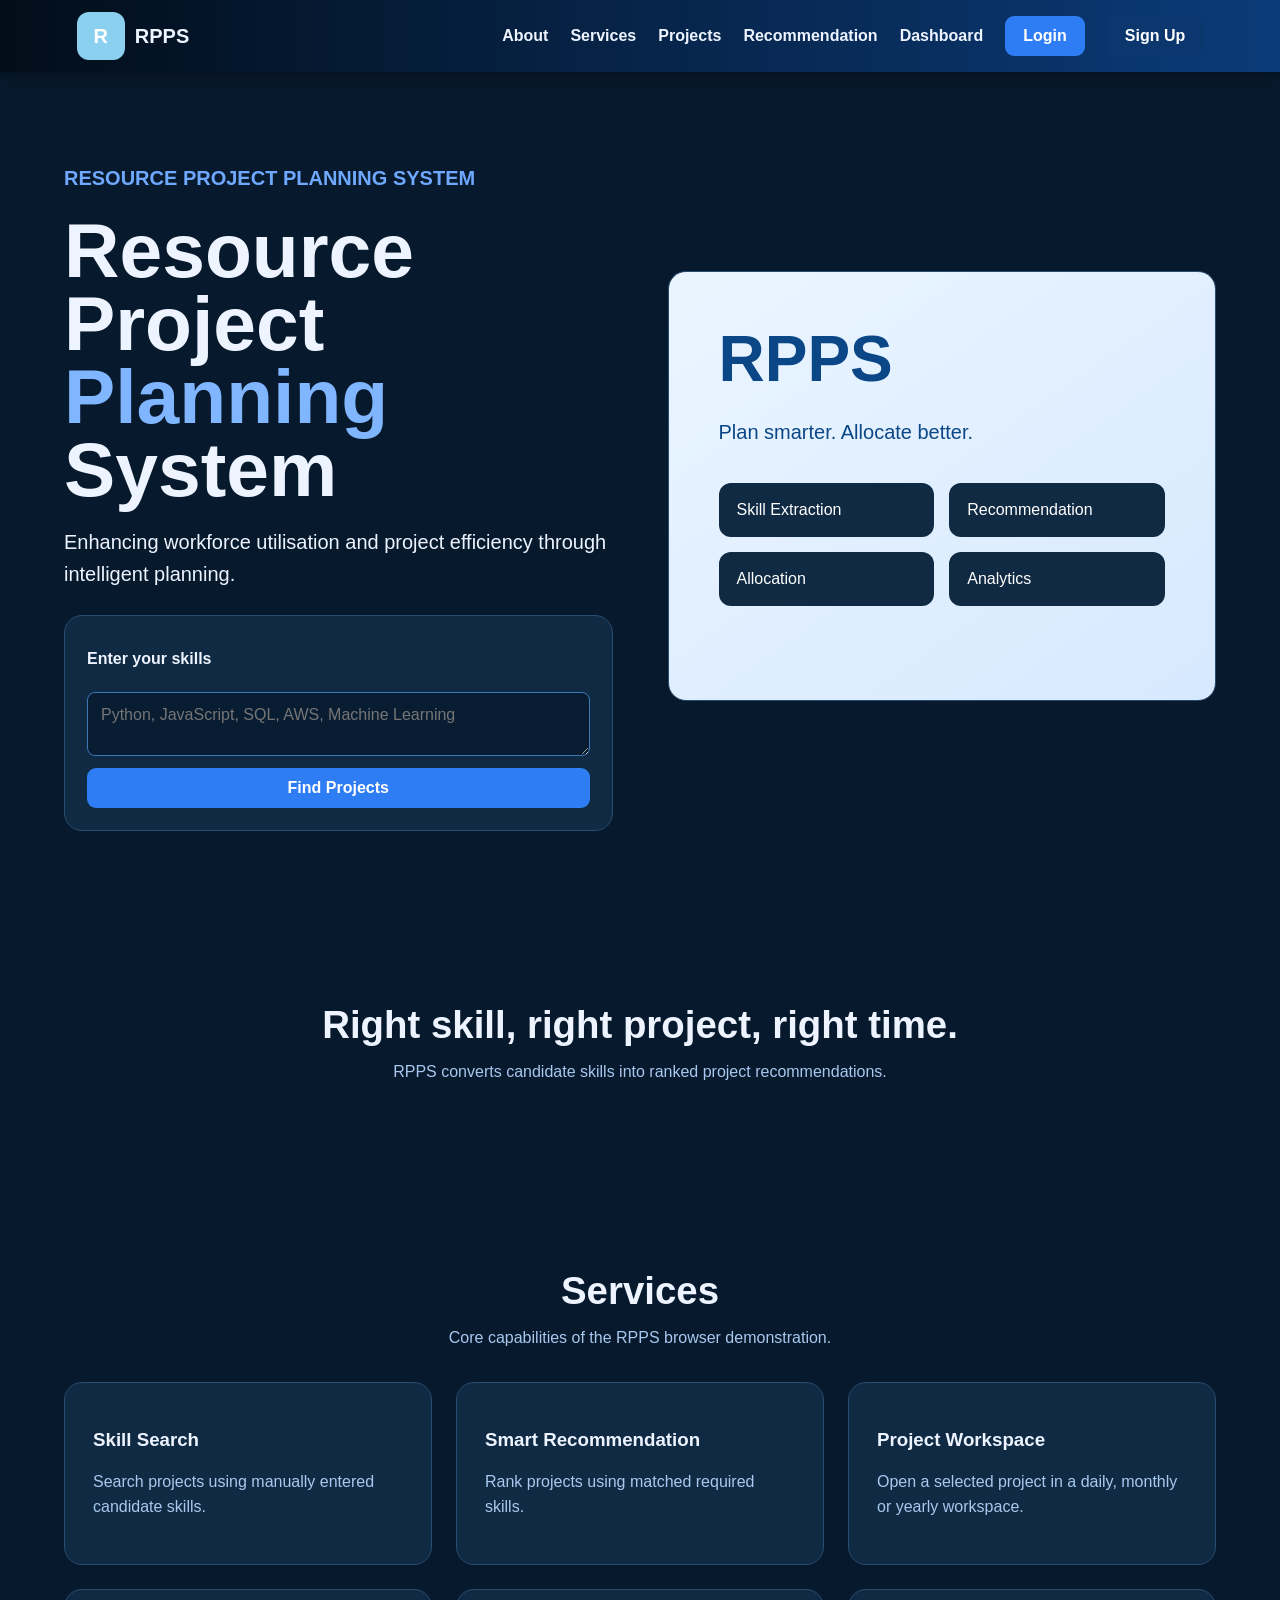
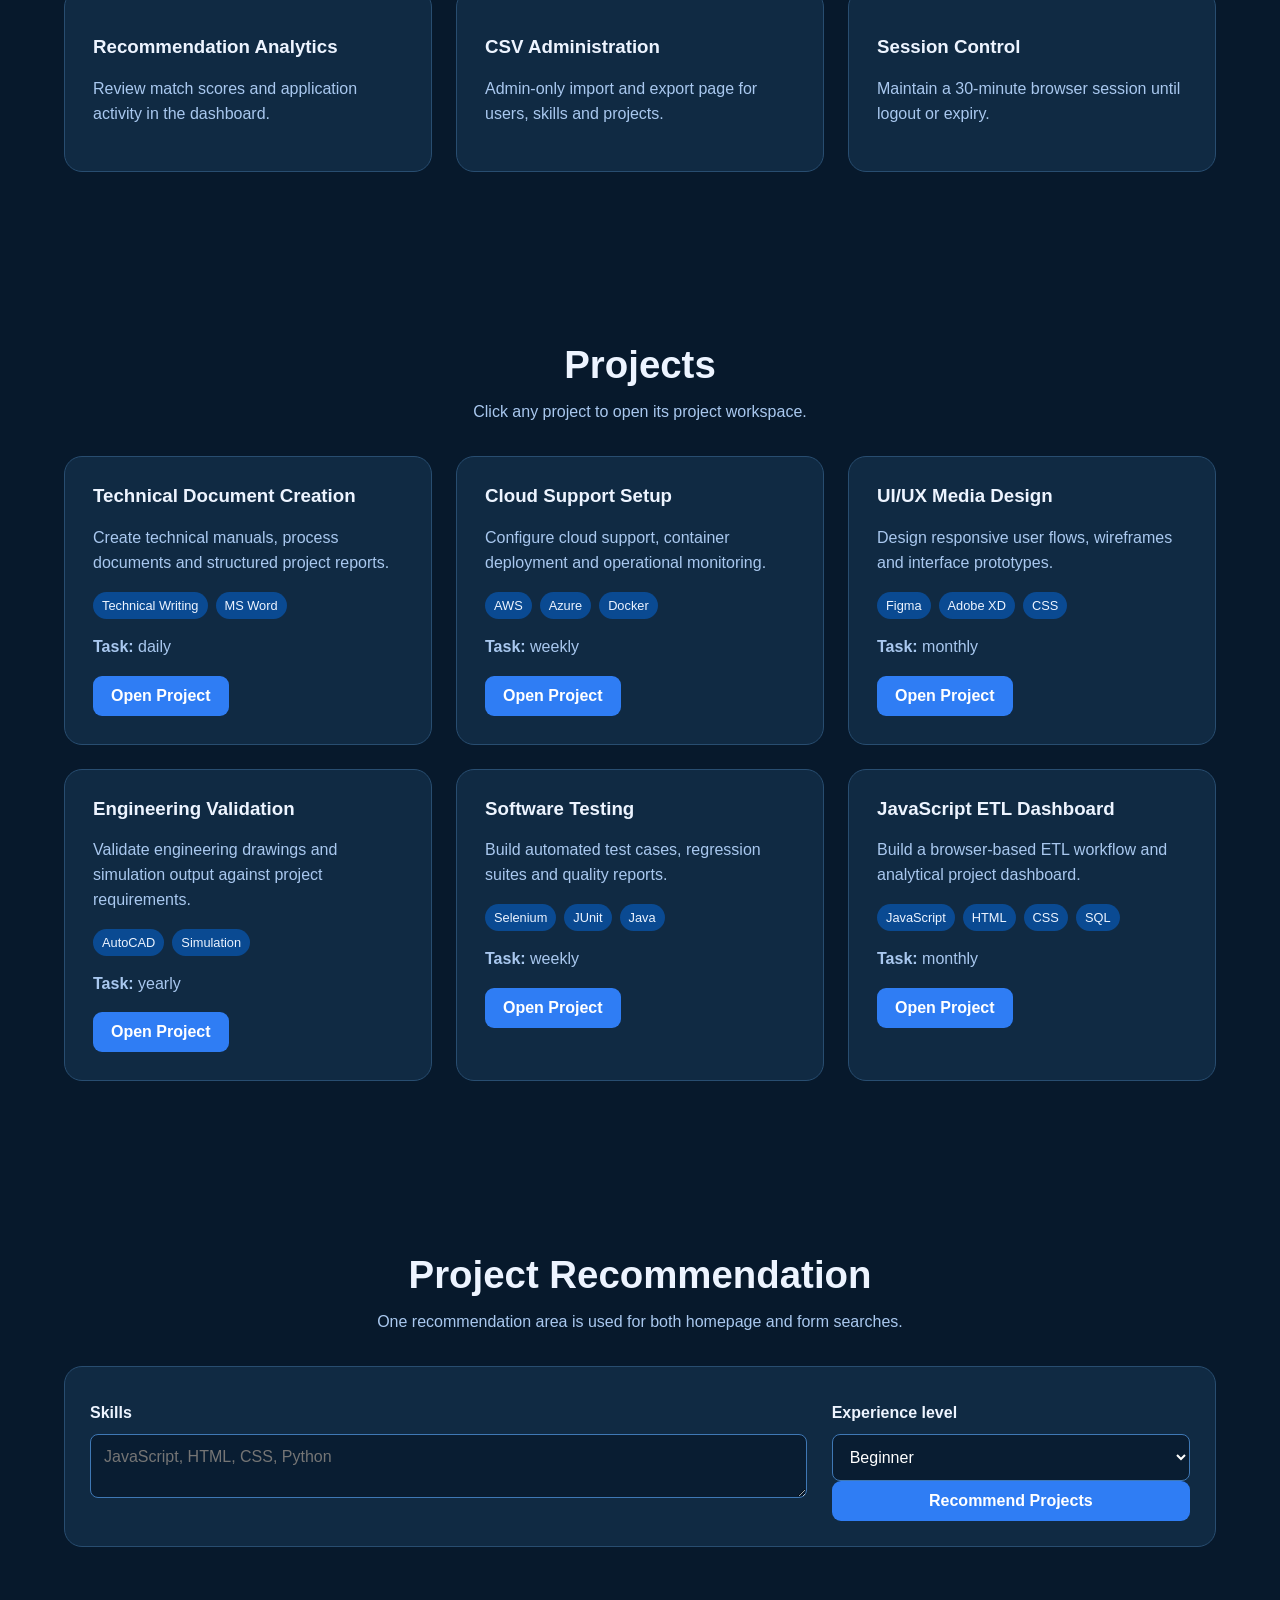
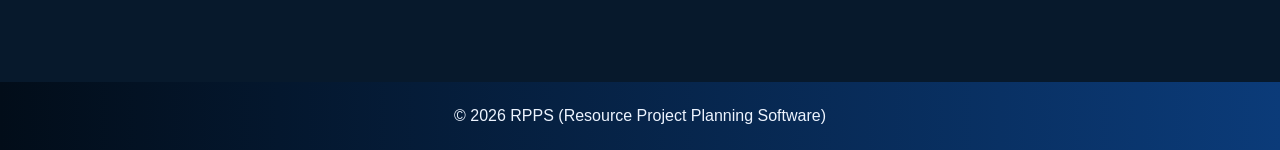
<file: index.html>
<!DOCTYPE html>
<html lang="en">
<head>
  <meta charset="UTF-8" />
  <meta name="viewport" content="width=device-width, initial-scale=1.0" />
  <title>RPPS | Project Recommendation</title>
  <link rel="stylesheet" href="css/style.css" />
</head>
<body>
<header class="site-header">
  <a class="brand" href="index.html"><span class="brand-icon">R</span><span>RPPS</span></a>
  <button id="menuBtn" class="menu-btn" aria-label="Toggle navigation">☰</button>
  <nav id="mainNav" class="main-nav">
    <a href="#about">About</a><a href="#services">Services</a><a href="#projects">Projects</a>
    <a href="#recommendation">Recommendation</a><a href="dashboard.html">Dashboard</a>
    <a id="csvAdminLink" class="hidden" href="csv-admin.html">CSV Admin</a>
    <button id="loginOpen" class="btn btn-primary">Login</button>
    <button id="registerOpen" class="btn btn-dark">Sign Up</button>
    <button id="logoutBtn" class="btn btn-danger hidden">Logout</button>
  </nav>
</header>

<main>
  <section class="hero section-shell">
    <div class="hero-copy">
      <p class="eyebrow">RESOURCE PROJECT PLANNING SYSTEM</p>
      <h1>Resource Project <span>Planning</span> System</h1>
      <p>Enhancing workforce utilisation and project efficiency through intelligent planning.</p>
      <div class="skill-search">
        <label for="heroSkills">Enter your skills</label>
        <textarea id="heroSkills" placeholder="Python, JavaScript, SQL, AWS, Machine Learning"></textarea>
        <button id="heroRecommendBtn" class="btn btn-primary">Find Projects</button>
      </div>
    </div>
    <div class="hero-card">
      <div class="hero-graphic">
        <h2>RPPS</h2><p>Plan smarter. Allocate better.</p>
        <div class="graphic-grid"><span>Skill Extraction</span><span>Recommendation</span><span>Allocation</span><span>Analytics</span></div>
      </div>
    </div>
  </section>

  <section id="about" class="section-shell center-section">
    <h2>Right skill, right project, right time.</h2>
    <p>RPPS converts candidate skills into ranked project recommendations.</p>
  </section>

  <section id="services" class="section-shell">
    <div class="section-heading"><h2>Services</h2><p>Core capabilities of the RPPS browser demonstration.</p></div>
    <div class="card-grid">
      <article class="info-card"><h3>Skill Search</h3><p>Search projects using manually entered candidate skills.</p></article>
      <article class="info-card"><h3>Smart Recommendation</h3><p>Rank projects using matched required skills.</p></article>
      <article class="info-card"><h3>Project Workspace</h3><p>Open a selected project in a daily, monthly or yearly workspace.</p></article>
      <article class="info-card"><h3>Recommendation Analytics</h3><p>Review match scores and application activity in the dashboard.</p></article>
      <article class="info-card"><h3>CSV Administration</h3><p>Admin-only import and export page for users, skills and projects.</p></article>
      <article class="info-card"><h3>Session Control</h3><p>Maintain a 30-minute browser session until logout or expiry.</p></article>
    </div>
  </section>

  <section id="projects" class="section-shell">
    <div class="section-heading"><h2>Projects</h2><p>Click any project to open its project workspace.</p></div>
    <div id="projectList" class="project-grid"></div>
  </section>

  <section id="recommendation" class="section-shell">
    <div class="section-heading"><h2>Project Recommendation</h2><p>One recommendation area is used for both homepage and form searches.</p></div>
    <div class="recommend-panel">
      <div>
        <label for="recommendSkills">Skills</label>
        <textarea id="recommendSkills" placeholder="JavaScript, HTML, CSS, Python"></textarea>
      </div>
      <div>
        <label for="experienceLevel">Experience level</label>
        <select id="experienceLevel"><option>Beginner</option><option>Intermediate</option><option>Advanced</option></select>
        <button id="recommendBtn" class="btn btn-primary full">Recommend Projects</button>
      </div>
    </div>
    <p id="recommendationMessage" class="form-message"></p>
    <div id="recommendationResults" class="project-grid"></div>
  </section>
</main>

<footer>© 2026 RPPS (Resource Project Planning Software)</footer>

<div id="authModal" class="modal hidden" role="dialog" aria-modal="true">
  <div class="modal-card">
    <button id="modalClose" class="modal-close">×</button>
    <div class="auth-tabs"><button id="loginTab" class="active">Login</button><button id="registerTab">Register</button></div>
    <form id="loginForm">
      <h2>Login</h2>
      <label>Email<input id="loginEmail" type="email" required autocomplete="email"></label>
      <label>Password<input id="loginPassword" type="password" required autocomplete="current-password"></label>
      <button class="btn btn-primary full" type="submit">Login</button>
    </form>
    <form id="registerForm" class="hidden">
      <h2>Create Account</h2>
      <label>Full name<input id="registerName" type="text" minlength="2" maxlength="60" required></label>
      <label>Email<input id="registerEmail" type="email" required autocomplete="email"></label>
      <label>Password<input id="registerPassword" type="password" minlength="8" required autocomplete="new-password"></label>
      <label>Skills<textarea id="registerSkills" placeholder="Python, SQL, JavaScript" required></textarea></label>
      <small id="skillHelp">Skills are required. When you search first, they are copied here automatically.</small>
      <button class="btn btn-primary full" type="submit">Register</button>
    </form>
    <p id="authMessage" class="form-message"></p>
  </div>
</div>

<script src="js/common.js"></script>
<script src="js/app.js"></script>
</body>
</html>
</file>
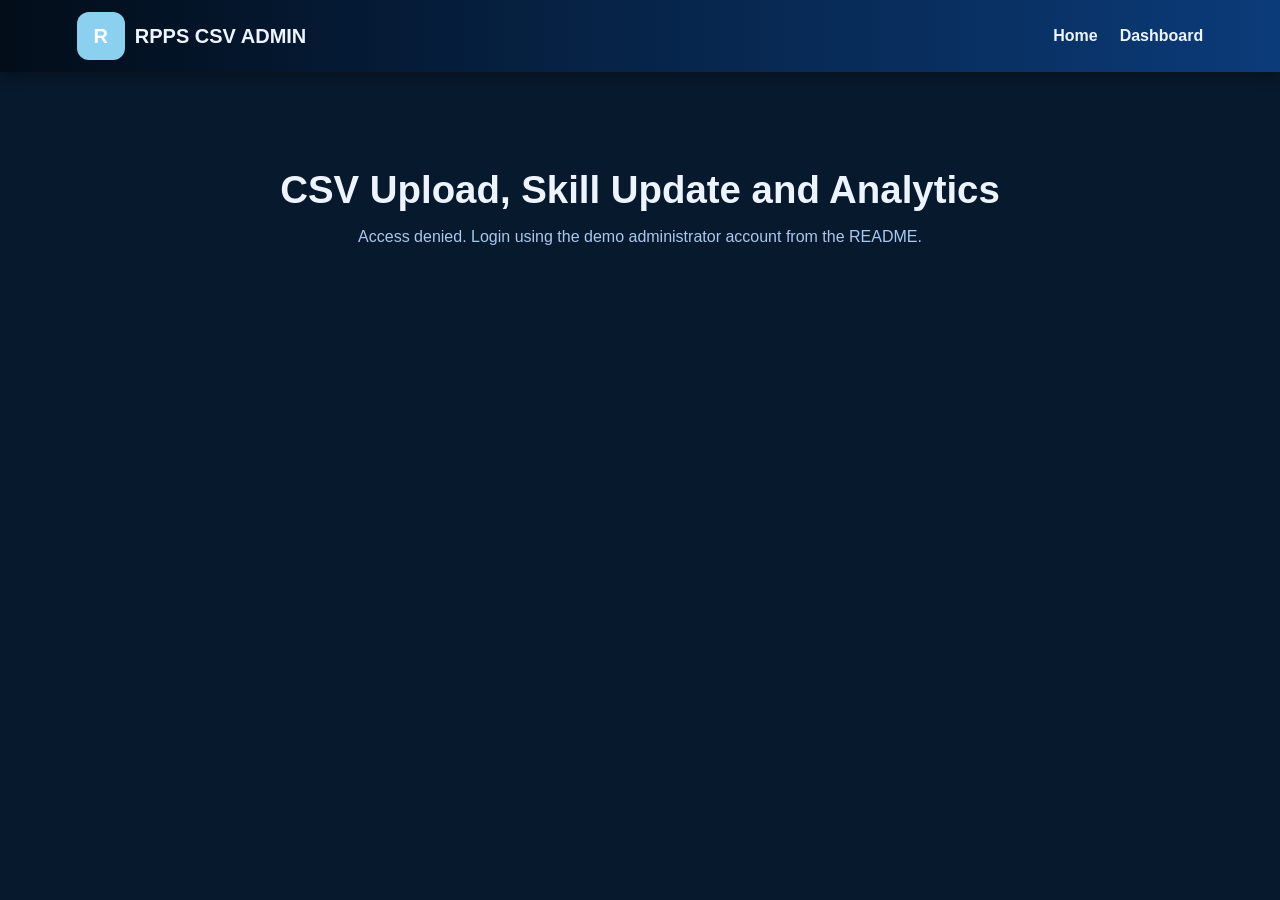
<file: csv-admin.html>
<!DOCTYPE html>
<html lang="en">
<head><meta charset="UTF-8"><meta name="viewport" content="width=device-width,initial-scale=1"><title>RPPS CSV Admin</title><link rel="stylesheet" href="css/style.css"></head>
<body>
<header class="site-header"><a class="brand" href="index.html"><span class="brand-icon">R</span><span>RPPS CSV ADMIN</span></a><nav class="main-nav"><a href="index.html">Home</a><a href="dashboard.html">Dashboard</a><button id="logoutBtn" class="btn btn-danger hidden">Logout</button></nav></header>
<main class="section-shell">
  <div class="section-heading"><h1>CSV Upload, Skill Update and Analytics</h1><p id="adminMessage">This page is available only to the local demo administrator.</p></div>
  <div id="adminContent" class="hidden">
    <div class="stats-grid csv-stats"><div class="stat"><span id="csvUserCount">0</span><small>Users</small></div><div class="stat"><span id="csvSkillCount">0</span><small>Unique Skills</small></div><div class="stat"><span id="csvProjectCount">0</span><small>Projects</small></div><div class="stat"><span id="csvAverageMatch">0%</span><small>Average Match</small></div></div>
    <div class="card-grid csv-card-grid">
      <article class="info-card"><h3>User CSV</h3><p>Download user profile and saved skill data. Password hashes are excluded.</p><button class="btn btn-primary" data-export="users">Download Users CSV</button></article>
      <article class="info-card"><h3>Project CSV</h3><p>Download or replace the current project catalogue, including task and video data.</p><button class="btn btn-primary" data-export="projects">Download Projects CSV</button><label class="btn btn-dark file-label">Upload Projects CSV<input id="projectCsvImport" type="file" accept=".csv,text/csv" hidden></label></article>
      <article class="info-card"><h3>Skill Update CSV</h3><p>Upload skills for existing users or download the complete user-to-skill mapping.</p><button class="btn btn-primary" data-export="skills">Download Skills CSV</button><label class="btn btn-dark file-label">Upload Skills CSV<input id="skillCsvImport" type="file" accept=".csv,text/csv" hidden></label></article>
      <article class="info-card"><h3>Recommendation Analytics CSV</h3><p>Download every user-project match, matched skills, missing skills and analytics points.</p><button class="btn btn-primary" data-export="analytics">Download Analytics CSV</button></article>
      <article class="info-card"><h3>Analytics Point Update</h3><p>Upload project analytics points used as an additional project ranking indicator.</p><button class="btn btn-primary" data-export="analyticsPoints">Download Analytics Points</button><label class="btn btn-dark file-label">Upload Analytics Points<input id="analyticsCsvImport" type="file" accept=".csv,text/csv" hidden></label></article>
      <article class="info-card"><h3>Task Status CSV</h3><p>Download saved daily, weekly, monthly and yearly task activity.</p><button class="btn btn-primary" data-export="tasks">Download Task Status CSV</button></article>
    </div>
    <section class="dashboard-card"><h2>Required CSV columns</h2><pre>Projects: id,title,skills,taskType,description,budget,startDate,endDate,resources,videoUrl,analyticsPoints
Skills: email,skills
Analytics points: projectId,analyticsPoints</pre></section>
    <section class="dashboard-card"><h2>Skill Coverage Analytics</h2><div id="skillAnalytics"></div></section>
  </div>
</main>
<script src="js/common.js"></script><script src="js/csv-admin.js"></script>
</body></html>
</file>
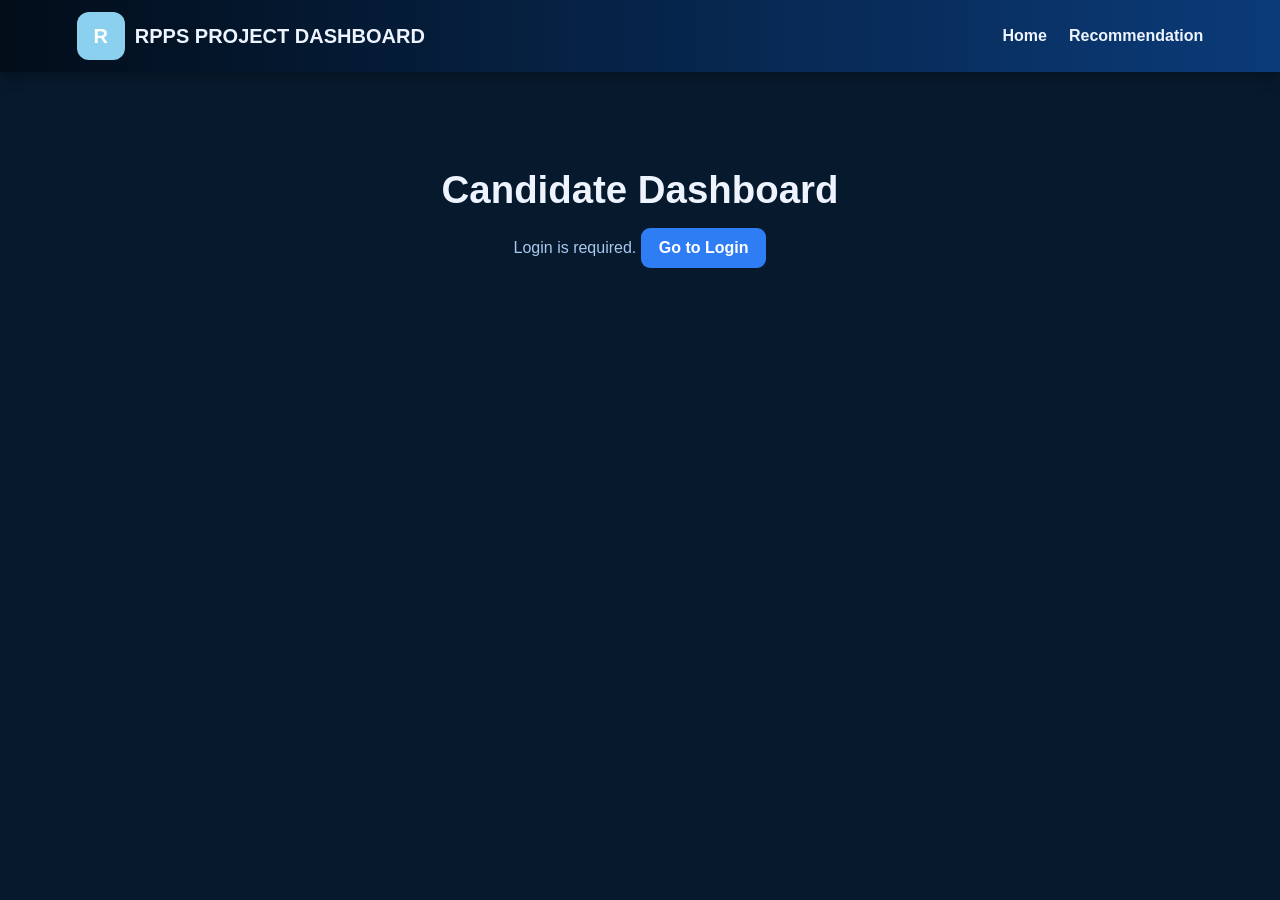
<file: dashboard.html>
<!DOCTYPE html>
<html lang="en">
<head><meta charset="UTF-8"><meta name="viewport" content="width=device-width,initial-scale=1"><title>RPPS Dashboard</title><link rel="stylesheet" href="css/style.css"></head>
<body class="dashboard-page">
<header class="site-header"><a class="brand" href="index.html"><span class="brand-icon">R</span><span>RPPS PROJECT DASHBOARD</span></a><nav class="main-nav"><a href="index.html">Home</a><a href="index.html#recommendation">Recommendation</a><a id="csvAdminLink" class="hidden" href="csv-admin.html">CSV Admin</a><button id="logoutBtn" class="btn btn-danger hidden">Logout</button></nav></header>
<main class="section-shell">
  <div class="section-heading"><h1>Candidate Dashboard</h1><p id="sessionMessage">Login is required to access dashboard analytics.</p></div>
  <div id="dashboardContent" class="hidden">
    <div class="stats-grid">
      <div class="stat"><span id="statProjects">0</span><small>Total Projects</small></div>
      <div class="stat"><span id="statRecommendations">0</span><small>Recommended</small></div>
      <div class="stat"><span id="statApplications">0</span><small>Applications</small></div>
      <div class="stat"><span id="statBestMatch">0%</span><small>Best Match</small></div>
    </div>
    <section class="dashboard-card">
      <div class="section-heading left"><h2>Project Recommendation Analytics</h2><p>Current ranking based on your saved skills.</p></div>
      <div id="analyticsBars" class="analytics-bars"></div>
    </section>
    <section class="dashboard-card">
      <div class="section-heading left"><h2>Application History</h2></div>
      <div class="table-wrap"><table><thead><tr><th>Project</th><th>Match</th><th>Status</th><th>Date</th><th>Open</th></tr></thead><tbody id="applicationTable"></tbody></table></div>
    </section>
  </div>
</main>
<script src="js/common.js"></script><script src="js/dashboard.js"></script>
</body></html>
</file>
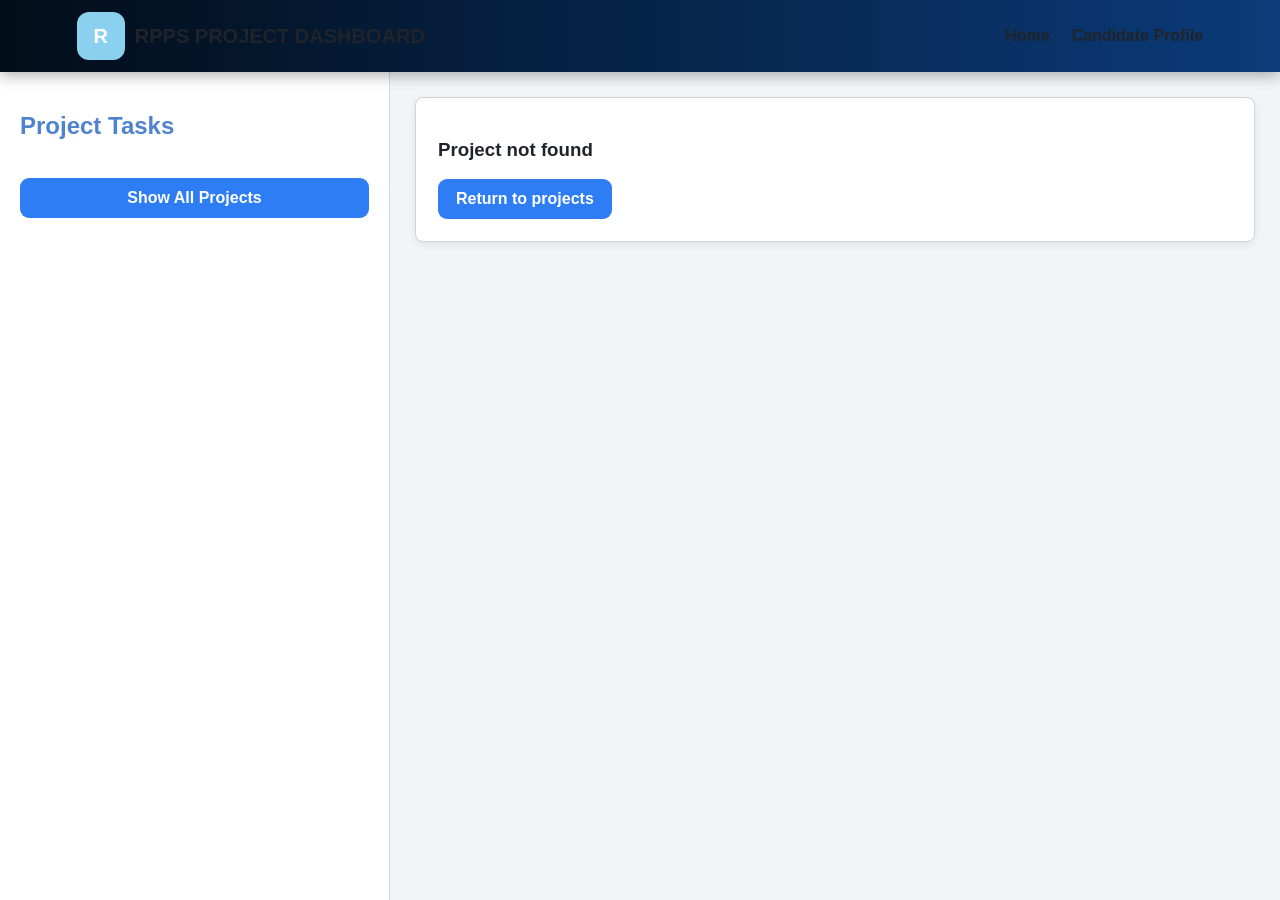
<file: project-details.html>
<!DOCTYPE html>
<html lang="en">
<head><meta charset="UTF-8"><meta name="viewport" content="width=device-width,initial-scale=1"><title>RPPS Project Workspace</title><link rel="stylesheet" href="css/style.css"></head>
<body class="workspace-page">
<header class="workspace-header"><a class="brand" href="index.html"><span class="brand-icon">R</span><span>RPPS PROJECT DASHBOARD</span></a><nav><a href="index.html">Home</a><a href="dashboard.html">Candidate Profile</a></nav></header>
<main class="workspace-layout">
  <aside class="workspace-sidebar">
    <h2 id="sidebarHeading">Project Tasks</h2>
    <div id="selectedProjectMini"></div>
    <div id="taskSidebarList" class="task-sidebar-list"></div>
    <a class="btn btn-primary full" href="index.html#recommendation">Show All Projects</a>
  </aside>
  <section class="workspace-main">
    <div class="task-summary" id="taskSummaryTabs">
      <button class="summary-tab" data-type="daily"><small>DAILY TASKS</small><strong id="dailyCount">0 Active</strong></button>
      <button class="summary-tab" data-type="weekly"><small>WEEKLY TASK</small><strong id="weeklyCount">0 Active</strong></button>
      <button class="summary-tab" data-type="monthly"><small>MONTHLY TASK</small><strong id="monthlyCount">0 Active</strong></button>
      <button class="summary-tab" data-type="yearly"><small>YEARLY PROJECT DELIVERY</small><strong id="yearlyCount">0 Active</strong></button>
    </div>
    <section class="project-form-card">
      <div class="project-form-title"><h1>Project Details</h1><span id="taskBadge" class="badge"></span></div>
      <label>Project/Task Name<input id="detailTitle" readonly></label>
      <label>Required Skills<input id="detailSkills" readonly></label>
      <div class="form-grid"><label>Start Date<input id="detailStart" type="date"></label><label>End Date<input id="detailEnd" type="date"></label></div>
      <div class="form-grid"><label>Priority<select id="detailPriority"><option value="high">High</option><option value="medium">Medium</option><option value="low">Low</option><option value="milestone">Milestone</option></select></label><label>Allocated Budget<div class="input-prefix"><span>$</span><input id="detailBudget" type="number" min="0"></div></label></div>
      <hr>
      <h3>Helpful Resources</h3><div id="detailResources" class="resource-links"></div>
      <section class="video-section"><h3>Project Video</h3><div id="videoContainer" class="video-container"></div></section>
      <label>Instruction / Description<textarea id="detailDescription" rows="6"></textarea></label>
      <div class="workspace-actions"><button id="saveWorkspaceBtn" class="btn btn-primary">Save Workspace Changes</button></div>
      <p id="workspaceMessage" class="form-message"></p>
    </section>
  </section>
</main>
<script src="js/common.js"></script><script src="js/project-details.js"></script>
</body></html>
</file>
<file: css/style.css>
:root {
  --bg: #07192c;
  --panel: #102a43;
  --panel2: #0c2239;
  --line: #284d70;
  --primary: #2f7df4;
  --primary2: #6fa8ff;
  --text: #edf4ff;
  --muted: #a9c8ef;
  --danger: #c0392b;
  --light: #f4f6f8;
  --ink: #20242a;
}
* {
  box-sizing: border-box;
}
html {
  scroll-behavior: smooth;
}
body {
  margin: 0;
  font-family: Inter, Arial, sans-serif;
  background: var(--bg);
  color: var(--text);
}
button,
input,
textarea,
select {
  font: inherit;
}
a {
  color: inherit;
  text-decoration: none;
}
.hidden {
  display: none !important;
}
.site-header,
.workspace-header {
  position: sticky;
  top: 0;
  z-index: 20;
  display: flex;
  align-items: center;
  justify-content: space-between;
  padding: 12px 6%;
  background: linear-gradient(90deg, #020d19, #0b3b79);
  box-shadow: 0 3px 15px #0005;
}
.brand {
  display: flex;
  align-items: center;
  gap: 10px;
  font-weight: 800;
  font-size: 1.25rem;
}
.brand-icon {
  display: grid;
  place-items: center;
  width: 48px;
  height: 48px;
  border-radius: 12px;
  background: #8bd1ef;
  color: white;
}
.main-nav,
.workspace-header nav {
  display: flex;
  align-items: center;
  gap: 22px;
}
.main-nav a,
.workspace-header a {
  font-weight: 700;
}
.menu-btn {
  display: none;
  background: transparent;
  color: white;
  border: 1px solid #ffffff88;
  border-radius: 8px;
  padding: 8px 12px;
}
.btn {
  border: 0;
  border-radius: 9px;
  padding: 11px 18px;
  font-weight: 800;
  cursor: pointer;
  display: inline-block;
}
.btn-primary {
  background: var(--primary);
  color: #fff;
}
.btn-dark {
  background: #0b376e;
  color: #fff;
}
.btn-danger {
  background: var(--danger);
  color: #fff;
}
.full {
  width: 100%;
  text-align: center;
}
.section-shell {
  width: min(1450px, 90%);
  margin: auto;
  padding: 70px 0;
}
.hero {
  display: grid;
  grid-template-columns: 1fr 1fr;
  gap: 55px;
  align-items: center;
  min-height: 760px;
}
.eyebrow {
  color: var(--primary2);
  font-weight: 800;
}
.hero h1 {
  font-size: clamp(3rem, 6vw, 6rem);
  line-height: 0.95;
  margin: 15px 0;
}
.hero h1 span {
  color: #80b5ff;
}
.hero p {
  font-size: 1.25rem;
  line-height: 1.6;
}
.notice,
.skill-search,
.hero-graphic,
.info-card,
.project-card,
.recommend-panel,
.dashboard-card {
  background: var(--panel);
  border: 1px solid var(--line);
  border-radius: 18px;
}
.notice {
  padding: 18px;
  border-left: 5px solid var(--primary);
}
.skill-search {
  margin-top: 25px;
  padding: 22px;
  display: grid;
  gap: 12px;
}
.hero-graphic {
  padding: 50px;
  background: linear-gradient(145deg, #eaf5ff, #d7e9ff);
  color: #0b4787;
  min-height: 430px;
}
.hero-graphic h2 {
  font-size: 4rem;
  margin: 0;
}
.graphic-grid {
  display: grid;
  grid-template-columns: 1fr 1fr;
  gap: 15px;
  margin-top: 35px;
}
.graphic-grid span {
  padding: 18px;
  background: #102a43;
  color: #fff;
  border-radius: 12px;
}
.center-section,
.section-heading {
  text-align: center;
}
.section-heading {
  margin-bottom: 35px;
}
.section-heading.left {
  text-align: left;
}
.section-heading h1,
.section-heading h2,
.center-section h2 {
  font-size: 2.4rem;
  margin-bottom: 10px;
}
.section-heading p,
.center-section p {
  color: var(--muted);
}
.card-grid,
.project-grid {
  display: grid;
  grid-template-columns: repeat(3, 1fr);
  gap: 24px;
}
.info-card,
.project-card {
  padding: 28px;
}
.info-card p,
.project-card p {
  color: var(--muted);
  line-height: 1.55;
}
.project-card {
  cursor: pointer;
  transition: 0.2s;
}
.project-card:hover {
  transform: translateY(-4px);
  border-color: var(--primary2);
}
.project-card h3 {
  margin-top: 0;
}
.skill-tags {
  display: flex;
  gap: 8px;
  flex-wrap: wrap;
}
.skill-tags span,
.badge {
  background: #0a4a92;
  padding: 6px 9px;
  border-radius: 999px;
  font-size: 0.8rem;
}
.match {
  font-size: 1.5rem;
  font-weight: 900;
  color: #7ed4ff;
}
.recommend-panel {
  display: grid;
  grid-template-columns: 2fr 1fr;
  gap: 25px;
  padding: 25px;
  margin-bottom: 25px;
}
label {
  display: grid;
  gap: 8px;
  font-weight: 800;
  margin: 12px 0;
}
input,
textarea,
select {
  width: 100%;
  padding: 13px;
  border: 1px solid #3f78b5;
  border-radius: 8px;
  background: #091d32;
  color: #fff;
}
textarea {
  resize: vertical;
}
.form-message {
  min-height: 24px;
  color: #ffcb6b;
}
.modal {
  position: fixed;
  inset: 0;
  z-index: 50;
  background: #000b;
  display: grid;
  place-items: center;
  padding: 20px;
}
.modal-card {
  width: min(520px, 100%);
  background: var(--panel2);
  padding: 28px;
  border-radius: 16px;
  position: relative;
  border: 1px solid var(--line);
}
.modal-close {
  position: absolute;
  right: 15px;
  top: 10px;
  background: transparent;
  color: white;
  border: 0;
  font-size: 2rem;
}
.auth-tabs {
  display: flex;
  gap: 10px;
}
.auth-tabs button {
  flex: 1;
  padding: 10px;
  background: #09213b;
  color: white;
  border: 1px solid var(--line);
}
.auth-tabs .active {
  background: var(--primary);
}
footer {
  padding: 25px;
  text-align: center;
  background: linear-gradient(90deg, #020d19, #0b3b79);
}
.stats-grid,
.task-summary {
  display: grid;
  grid-template-columns: repeat(4, 1fr);
  gap: 18px;
}
.stat,
.task-summary > div {
  background: #fff;
  color: var(--ink);
  padding: 25px;
  text-align: center;
  border-radius: 12px;
  border-top: 4px solid #5d90d8;
  box-shadow: 0 5px 15px #0002;
}
.stat span,
.task-summary strong {
  display: block;
  color: #4f82cf;
  font-size: 1.8rem;
}
.dashboard-card {
  padding: 25px;
  margin-top: 25px;
}
.table-wrap {
  overflow: auto;
}
table {
  width: 100%;
  border-collapse: collapse;
}
th,
td {
  padding: 13px;
  border-bottom: 1px solid var(--line);
  text-align: left;
}
.analytics-row {
  display: grid;
  grid-template-columns: 220px 1fr 70px;
  gap: 15px;
  align-items: center;
  margin: 14px 0;
}
.bar-track {
  height: 18px;
  background: #07192c;
  border-radius: 20px;
  overflow: hidden;
}
.bar-fill {
  height: 100%;
  background: linear-gradient(90deg, #4b8cf5, #8ac6ff);
}
pre {
  white-space: pre-wrap;
  color: #b9d8ff;
}
.file-label {
  margin-top: 10px;
}
.workspace-page {
  background: #f2f5f7;
  color: var(--ink);
}
.workspace-layout {
  display: grid;
  grid-template-columns: 390px 1fr;
  min-height: calc(100vh - 72px);
}
.workspace-sidebar {
  background: #fff;
  padding: 20px;
  border-right: 1px solid #d6dde5;
}
.workspace-sidebar h2 {
  color: #4f82cf;
}
.workspace-sidebar .project-card {
  background: #fff;
  color: var(--ink);
  box-shadow: 0 3px 12px #0001;
  margin-bottom: 15px;
}
.workspace-sidebar .project-card p {
  color: #555;
}
.cluster-item {
  padding: 12px;
  border-left: 5px solid #5d90d8;
  background: #f3f6fa;
  margin: 10px 0;
  border-radius: 6px;
}
.workspace-main {
  padding: 25px;
}
.project-form-card {
  background: #fff;
  padding: 22px;
  border: 1px solid #ccd3da;
  border-radius: 8px;
  box-shadow: 0 3px 10px #0001;
}
.project-form-card input,
.project-form-card textarea {
  background: #fff;
  color: #222;
  border-color: #d2dae2;
}
.project-form-title {
  display: flex;
  justify-content: space-between;
  align-items: center;
}
.form-grid {
  display: grid;
  grid-template-columns: 1fr 1fr;
  gap: 16px;
}
.input-prefix {
  display: flex;
}
.input-prefix span {
  padding: 12px;
  border: 1px solid #d2dae2;
  background: #f4f6f8;
}
.input-prefix input {
  border-radius: 0 8px 8px 0;
}
.resource-links a {
  display: inline-block;
  margin: 4px 8px 8px 0;
  color: #246fc9;
  text-decoration: underline;
}
.workspace-actions {
  display: flex;
  gap: 12px;
  margin-top: 16px;
}
@media (max-width: 950px) {
  .main-nav {
    display: none;
    position: absolute;
    top: 72px;
    left: 0;
    right: 0;
    flex-direction: column;
    background: #08274b;
    padding: 20px;
  }
  .main-nav.open {
    display: flex;
  }
  .menu-btn {
    display: block;
  }
  .hero,
  .recommend-panel,
  .workspace-layout {
    grid-template-columns: 1fr;
  }
  .card-grid,
  .project-grid {
    grid-template-columns: 1fr 1fr;
  }
  .workspace-sidebar {
    border-right: 0;
  }
  .stats-grid,
  .task-summary {
    grid-template-columns: 1fr 1fr;
  }
}
@media (max-width: 620px) {
  .card-grid,
  .project-grid,
  .stats-grid,
  .task-summary,
  .form-grid {
    grid-template-columns: 1fr;
  }
  .section-shell {
    width: 92%;
  }
  .hero h1 {
    font-size: 3.2rem;
  }
  .analytics-row {
    grid-template-columns: 1fr;
  }
  .workspace-header nav {
    gap: 8px;
    font-size: 0.85rem;
  }
}
.summary-tab {
  border: 0;
  cursor: pointer;
  background: #fff;
  color: var(--ink);
  padding: 25px;
  text-align: center;
  border-radius: 12px;
  border-top: 4px solid #5d90d8;
  box-shadow: 0 5px 15px #0002;
}
.summary-tab strong {
  display: block;
  color: #4f82cf;
  font-size: 1.05rem;
  margin-top: 8px;
}
.summary-tab.active {
  outline: 3px solid #79aef2;
  background: #eef6ff;
}
.selected-project-mini {
  padding: 14px;
  background: #edf5ff;
  border-left: 5px solid #5d90d8;
  border-radius: 8px;
  margin-bottom: 18px;
}
.selected-project-mini small {
  display: block;
  margin-top: 6px;
  color: #596673;
}
.task-sidebar-list {
  display: grid;
  gap: 10px;
  margin-bottom: 18px;
}
.task-list-item {
  width: 100%;
  display: flex;
  align-items: center;
  justify-content: space-between;
  gap: 12px;
  text-align: left;
  border: 1px solid #d7e0e9;
  background: #fff;
  padding: 14px;
  border-radius: 8px;
  cursor: pointer;
}
.task-list-item:hover,
.task-list-item.active {
  border-color: #5d90d8;
  background: #eef6ff;
}
.task-list-item span {
  display: grid;
  gap: 5px;
}
.task-list-item small {
  color: #66727d;
}
.priority {
  font-style: normal;
  font-size: 0.7rem;
  font-weight: 900;
  padding: 5px 8px;
  border-radius: 999px;
}
.priority.high {
  background: #ffe3e3;
  color: #a21d1d;
}
.priority.medium {
  background: #fff1c9;
  color: #805a00;
}
.priority.low {
  background: #dff4e5;
  color: #176b35;
}
.priority.milestone {
  background: #e9ddff;
  color: #5c2a9d;
}
.video-section {
  margin: 20px 0;
}
.video-container {
  aspect-ratio: 16/9;
  max-width: 760px;
  background: #091d32;
  border-radius: 10px;
  overflow: hidden;
  display: grid;
  place-items: center;
}
.video-container iframe,
.video-container video {
  width: 100%;
  height: 100%;
  border: 0;
}
.video-placeholder {
  color: #c7d9ef;
  padding: 20px;
  text-align: center;
}
.empty-state {
  color: #68737d;
}
.csv-card-grid {
  margin-top: 28px;
}
.csv-stats {
  margin-bottom: 28px;
}
</file>
